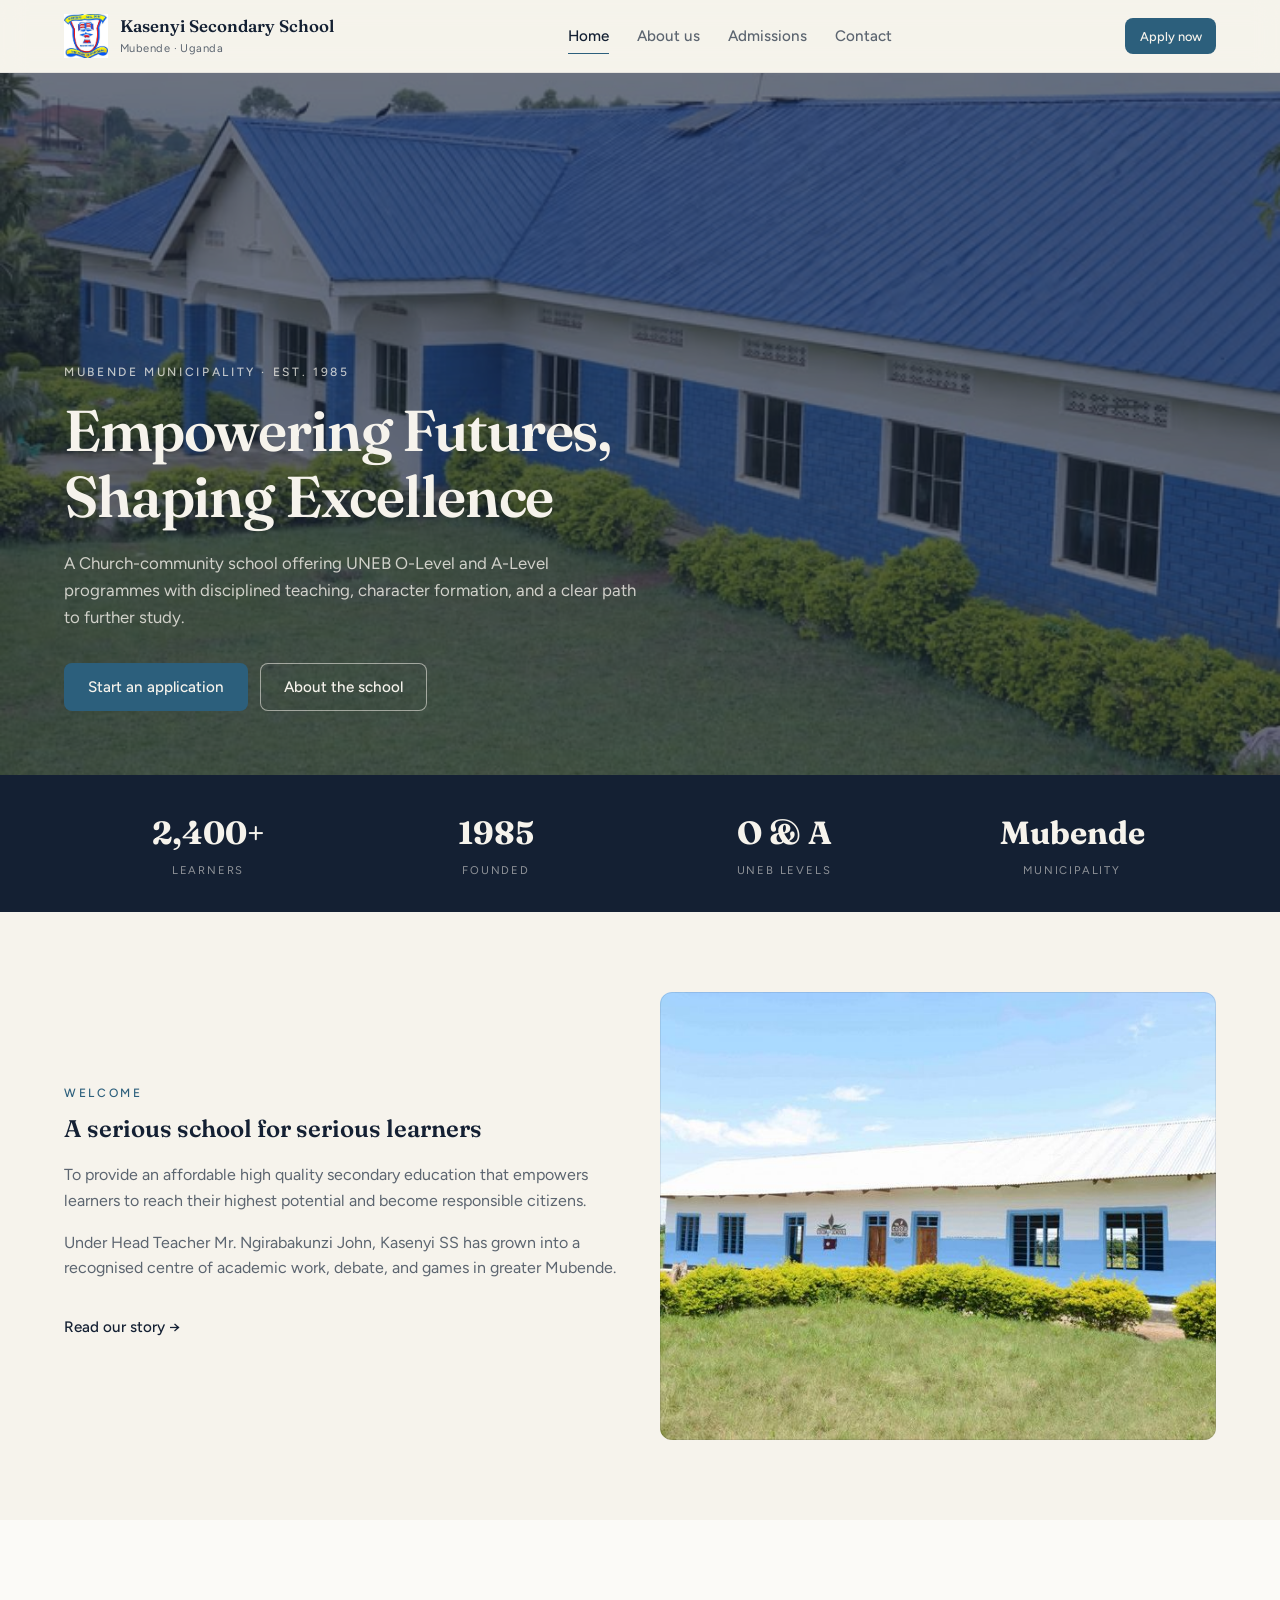
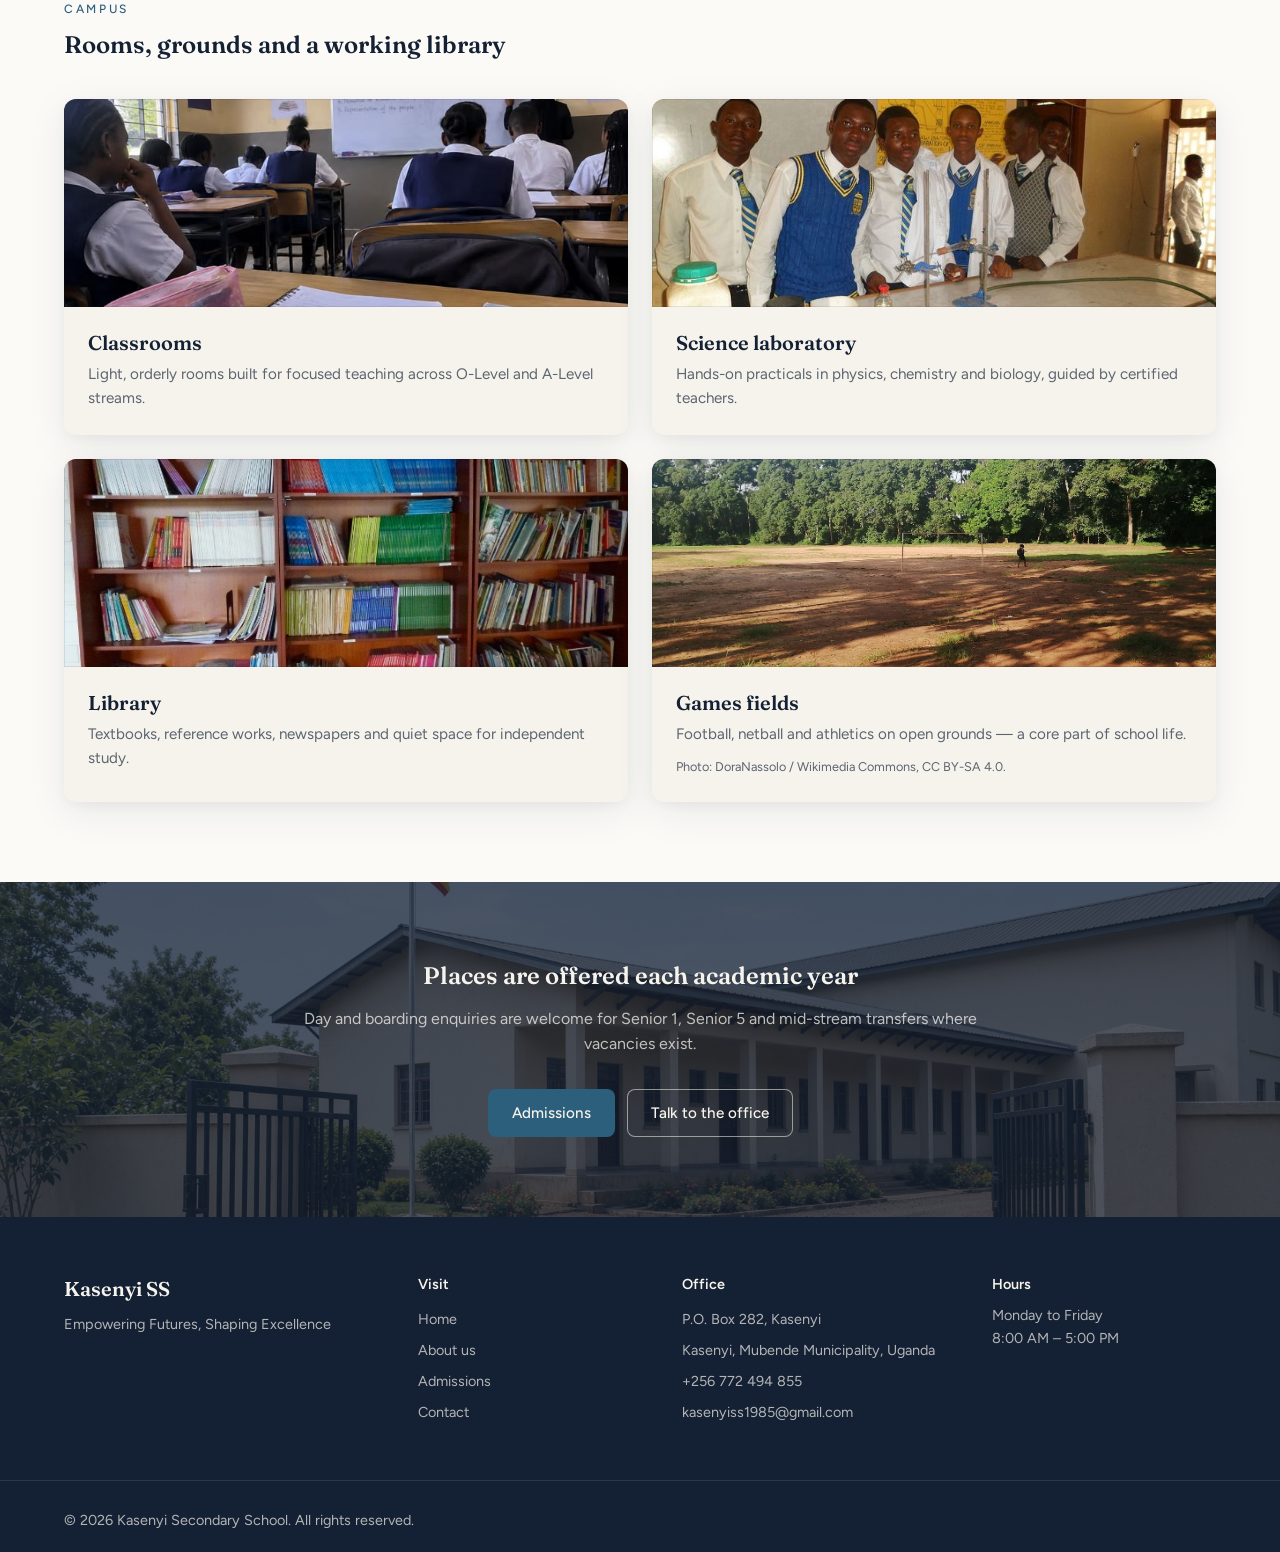
<file: index.html>
<!DOCTYPE html>
<html lang="en">
<head>
  <meta charset="UTF-8">
  <meta name="viewport" content="width=device-width, initial-scale=1.0">
  <title>Kasenyi Secondary School</title>
  <meta name="description" content="Kasenyi Secondary School in Mubende, Uganda — affordable, high-quality O-Level and A-Level education.">
  <link rel="preconnect" href="https://fonts.googleapis.com">
  <link rel="preconnect" href="https://fonts.gstatic.com" crossorigin>
  <link href="https://fonts.googleapis.com/css2?family=Figtree:wght@400;500;600;700&family=Fraunces:opsz,wght@9..144,500;9..144,600;9..144,700&display=swap" rel="stylesheet">
  <link rel="stylesheet" href="styles.css">
</head>
<body>
  <header class="header">
    <div class="wrap header-inner">
      <a class="logo" href="index.html">
        <img src="logo.jpg" alt="Kasenyi Secondary School crest">
        <span>
          <span class="logo-name">Kasenyi Secondary School</span>
          <span class="logo-sub">Mubende · Uganda</span>
        </span>
      </a>
      <nav class="nav" aria-label="Primary">
        <a class="active" href="index.html">Home</a>
        <a href="about.html">About us</a>
        <a href="admissions.html">Admissions</a>
        <a href="contact.html">Contact</a>
      </nav>
      <div class="header-actions">
        <a class="btn btn-primary btn-sm header-cta" href="admissions.html">Apply now</a>
        <button class="menu-btn" id="menuToggle" type="button" aria-label="Open menu" aria-expanded="false">☰</button>
      </div>
    </div>
    <nav class="mobile-nav" id="mobileNav" aria-label="Mobile">
      <a class="active" href="index.html">Home</a>
      <a href="about.html">About us</a>
      <a href="admissions.html">Admissions</a>
      <a href="contact.html">Contact</a>
      <a class="btn btn-primary" href="admissions.html">Apply now</a>
    </nav>
  </header>

  <main>
    <section class="hero">
      <img src="kess.jpg" alt="Kasenyi Secondary School campus and courtyard">
      <div class="hero-overlay"></div>
      <div class="wrap hero-content">
        <p class="kicker light">Mubende Municipality · Est. 1985</p>
        <h1>Empowering Futures, Shaping Excellence</h1>
        <p class="lead">A Church-community school offering UNEB O-Level and A-Level programmes with disciplined teaching, character formation, and a clear path to further study.</p>
        <div class="hero-actions">
          <a class="btn btn-primary btn-lg" href="admissions.html">Start an application</a>
          <a class="btn btn-outline btn-lg" href="about.html">About the school</a>
        </div>
      </div>
    </section>

    <section class="stats">
      <div class="wrap stats-grid">
        <div class="stat"><strong>2,400+</strong><span>Learners</span></div>
        <div class="stat"><strong>1985</strong><span>Founded</span></div>
        <div class="stat"><strong>O & A</strong><span>UNEB levels</span></div>
        <div class="stat"><strong>Mubende</strong><span>Municipality</span></div>
      </div>
    </section>

    <section class="section-lg">
      <div class="wrap split split-2">
        <div>
          <p class="kicker">Welcome</p>
          <h2 class="mt-3">A serious school for serious learners</h2>
          <p class="muted mt-5">To provide an affordable high quality secondary education that empowers learners to reach their highest potential and become responsible citizens.</p>
          <p class="muted mt-4">Under Head Teacher Mr. Ngirabakunzi John, Kasenyi SS has grown into a recognised centre of academic work, debate, and games in greater Mubende.</p>
          <a class="btn btn-ghost mt-6" href="about.html">Read our story →</a>
        </div>
        <img class="photo h-photo" src="compound.jpg" alt="Students walking through the school courtyard">
      </div>
    </section>

    <section class="bg-cream section-lg">
      <div class="wrap">
        <p class="kicker">Campus</p>
        <h2 class="mt-3">Rooms, grounds and a working library</h2>
        <div class="cards">
          <article class="card">
            <img class="photo" src="classroom1.jpg" alt="Classrooms">
            <div class="card-body">
              <h3>Classrooms</h3>
              <p>Light, orderly rooms built for focused teaching across O-Level and A-Level streams.</p>
            </div>
          </article>
          <article class="card">
            <img class="photo" src="sci lab.jpg" alt="Science laboratory">
            <div class="card-body">
              <h3>Science laboratory</h3>
              <p>Hands-on practicals in physics, chemistry and biology, guided by certified teachers.</p>
            </div>
          </article>
          <article class="card">
            <img class="photo" src="new library.jpg" alt="Library">
            <div class="card-body">
              <h3>Library</h3>
              <p>Textbooks, reference works, newspapers and quiet space for independent study.</p>
            </div>
          </article>
          <article class="card">
            <img class="photo" src="sports.jpg" alt="Football pitch at Kitubulu Forest Beach Reserve in Uganda">
            <div class="card-body">
              <h3>Games fields</h3>
              <p>Football, netball and athletics on open grounds — a core part of school life.</p>
              <p><small>Photo: <a href="https://commons.wikimedia.org/wiki/File:Football_pitch_in_the_middle_of_Kitubulu_Forest_Beach_Reserve.jpg" target="_blank" rel="noopener noreferrer">DoraNassolo / Wikimedia Commons</a>, <a href="https://creativecommons.org/licenses/by-sa/4.0/" target="_blank" rel="noopener noreferrer">CC BY-SA 4.0</a>.</small></p>
            </div>
          </article>
        </div>
      </div>
    </section>

    <section class="cta">
      <img src="admin.jpg" alt="">
      <div class="cta-inner">
        <h2>Places are offered each academic year</h2>
        <p>Day and boarding enquiries are welcome for Senior 1, Senior 5 and mid-stream transfers where vacancies exist.</p>
        <div class="hero-actions">
          <a class="btn btn-primary btn-lg" href="admissions.html">Admissions</a>
          <a class="btn btn-outline btn-lg" href="contact.html">Talk to the office</a>
        </div>
      </div>
    </section>
  </main>

  <footer class="footer">
    <div class="wrap footer-grid">
      <div>
        <h4 style="font-family:var(--font-display);font-size:1.25rem;">Kasenyi SS</h4>
        <p>Empowering Futures, Shaping Excellence</p>
      </div>
      <div>
        <h4>Visit</h4>
        <ul>
          <li><a href="index.html">Home</a></li>
          <li><a href="about.html">About us</a></li>
          <li><a href="admissions.html">Admissions</a></li>
          <li><a href="contact.html">Contact</a></li>
        </ul>
      </div>
      <div>
        <h4>Office</h4>
        <ul>
          <li>P.O. Box 282, Kasenyi</li>
          <li>Kasenyi, Mubende Municipality, Uganda</li>
          <li><a href="tel:+256772494855">+256 772 494 855</a></li>
          <li><a href="mailto:kasenyiss1985@gmail.com">kasenyiss1985@gmail.com</a></li>
        </ul>
      </div>
      <div>
        <h4>Hours</h4>
        <p>Monday to Friday<br>8:00 AM – 5:00 PM</p>
      </div>
    </div>
    <div class="footer-bottom">
      <p class="wrap">© 2026 Kasenyi Secondary School. All rights reserved.</p>
    </div>
  </footer>
  <script src="site.js"></script>
</body>
</html>
</file>
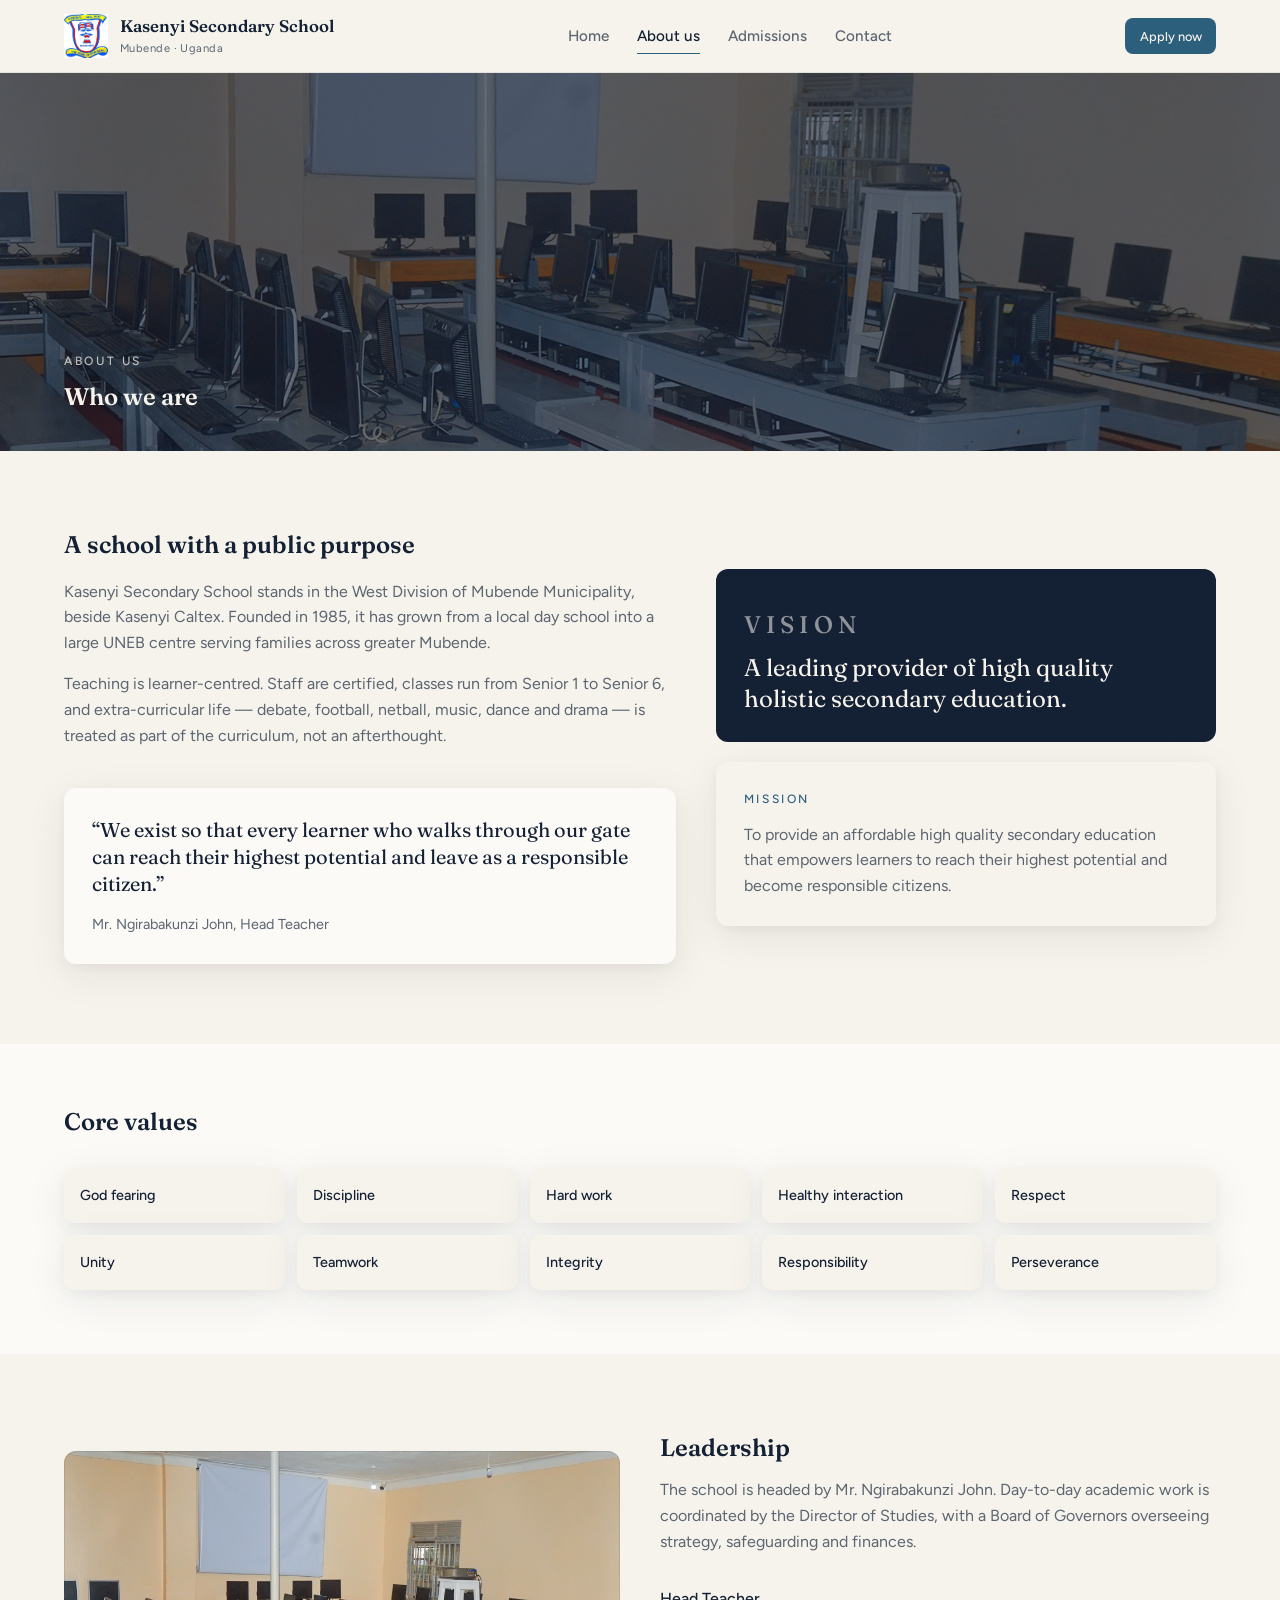
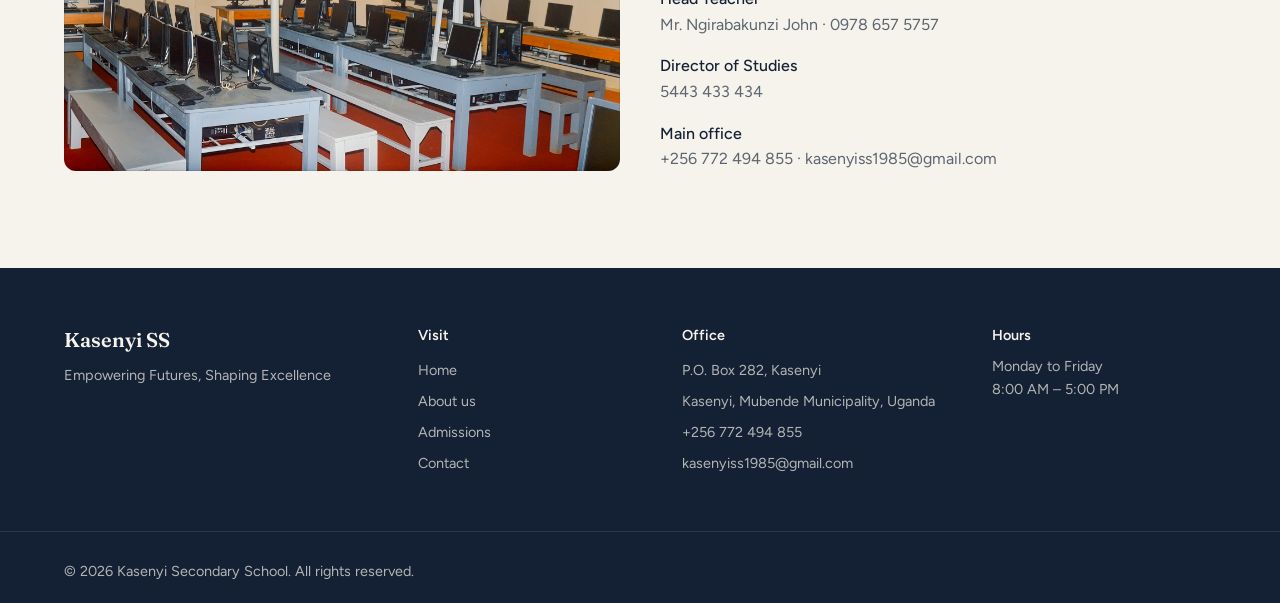
<file: about.html>
<!DOCTYPE html>
<html lang="en">
<head>
  <meta charset="UTF-8">
  <meta name="viewport" content="width=device-width, initial-scale=1.0">
  <title>About us | Kasenyi Secondary School</title>
  <link rel="preconnect" href="https://fonts.googleapis.com">
  <link rel="preconnect" href="https://fonts.gstatic.com" crossorigin>
  <link href="https://fonts.googleapis.com/css2?family=Figtree:wght@400;500;600;700&family=Fraunces:opsz,wght@9..144,500;9..144,600;9..144,700&display=swap" rel="stylesheet">
  <link rel="stylesheet" href="styles.css">
</head>
<body>
  <header class="header">
    <div class="wrap header-inner">
      <a class="logo" href="index.html">
        <img src="logo.jpg" alt="Kasenyi Secondary School crest">
        <span>
          <span class="logo-name">Kasenyi Secondary School</span>
          <span class="logo-sub">Mubende · Uganda</span>
        </span>
      </a>
      <nav class="nav" aria-label="Primary">
        <a href="index.html">Home</a>
        <a class="active" href="about.html">About us</a>
        <a href="admissions.html">Admissions</a>
        <a href="contact.html">Contact</a>
      </nav>
      <div class="header-actions">
        <a class="btn btn-primary btn-sm header-cta" href="admissions.html">Apply now</a>
        <button class="menu-btn" id="menuToggle" type="button" aria-label="Open menu">☰</button>
      </div>
    </div>
    <nav class="mobile-nav" id="mobileNav">
      <a href="index.html">Home</a>
      <a class="active" href="about.html">About us</a>
      <a href="admissions.html">Admissions</a>
      <a href="contact.html">Contact</a>
      <a class="btn btn-primary" href="admissions.html">Apply now</a>
    </nav>
  </header>

  <main>
    <section class="page-hero">
      <img src="Computer-lab.jpg" alt="School courtyard">
      <div class="page-hero-overlay"></div>
      <div class="wrap page-hero-inner">
        <div>
          <p class="kicker light">About us</p>
          <h1 class="mt-3">Who we are</h1>
        </div>
      </div>
    </section>

    <section class="section-lg">
      <div class="wrap split about-split">
        <div>
          <h2>A school with a public purpose</h2>
          <p class="muted mt-5">Kasenyi Secondary School stands in the West Division of Mubende Municipality, beside Kasenyi Caltex. Founded in 1985, it has grown from a local day school into a large UNEB centre serving families across greater Mubende.</p>
          <p class="muted mt-4">Teaching is learner-centred. Staff are certified, classes run from Senior 1 to Senior 6, and extra-curricular life — debate, football, netball, music, dance and drama — is treated as part of the curriculum, not an afterthought.</p>
          <blockquote class="quote">
            <p>“We exist so that every learner who walks through our gate can reach their highest potential and leave as a responsible citizen.”</p>
            <footer>Mr. Ngirabakunzi John, Head Teacher</footer>
          </blockquote>
        </div>
        <div class="stack">
          <article class="vision">
            <p class="kicker light">Vision</p>
            <p>A leading provider of high quality holistic secondary education.</p>
          </article>
          <article class="mission-card">
            <p class="kicker">Mission</p>
            <p class="muted mt-3">To provide an affordable high quality secondary education that empowers learners to reach their highest potential and become responsible citizens.</p>
          </article>
        </div>
      </div>
    </section>

    <section class="bg-cream section">
      <div class="wrap">
        <h2>Core values</h2>
        <ul class="values">
          <li>God fearing</li>
          <li>Discipline</li>
          <li>Hard work</li>
          <li>Healthy interaction</li>
          <li>Respect</li>
          <li>Unity</li>
          <li>Teamwork</li>
          <li>Integrity</li>
          <li>Responsibility</li>
          <li>Perseverance</li>
        </ul>
      </div>
    </section>

    <section class="section-lg">
      <div class="wrap split split-2">
        <img class="photo rounded" src="Computer-lab.jpg" alt="School library" style="height:20rem;width:100%;">
        <div>
          <h2>Leadership</h2>
          <p class="muted mt-4">The school is headed by Mr. Ngirabakunzi John. Day-to-day academic work is coordinated by the Director of Studies, with a Board of Governors overseeing strategy, safeguarding and finances.</p>
          <dl class="dl mt-8">
            <dt>Head Teacher</dt>
            <dd>Mr. Ngirabakunzi John · 0978 657 5757</dd>
            <dt>Director of Studies</dt>
            <dd>5443 433 434</dd>
            <dt>Main office</dt>
            <dd>+256 772 494 855 · kasenyiss1985@gmail.com</dd>
          </dl>
        </div>
      </div>
    </section>
  </main>

  <footer class="footer">
    <div class="wrap footer-grid">
      <div>
        <h4 style="font-family:var(--font-display);font-size:1.25rem;">Kasenyi SS</h4>
        <p>Empowering Futures, Shaping Excellence</p>
      </div>
      <div>
        <h4>Visit</h4>
        <ul>
          <li><a href="index.html">Home</a></li>
          <li><a href="about.html">About us</a></li>
          <li><a href="admissions.html">Admissions</a></li>
          <li><a href="contact.html">Contact</a></li>
        </ul>
      </div>
      <div>
        <h4>Office</h4>
        <ul>
          <li>P.O. Box 282, Kasenyi</li>
          <li>Kasenyi, Mubende Municipality, Uganda</li>
          <li><a href="tel:+256772494855">+256 772 494 855</a></li>
          <li><a href="mailto:kasenyiss1985@gmail.com">kasenyiss1985@gmail.com</a></li>
        </ul>
      </div>
      <div>
        <h4>Hours</h4>
        <p>Monday to Friday<br>8:00 AM – 5:00 PM</p>
      </div>
    </div>
    <div class="footer-bottom">
      <p class="wrap">© 2026 Kasenyi Secondary School. All rights reserved.</p>
    </div>
  </footer>
  <script src="site.js"></script>
</body>
</html>
</file>
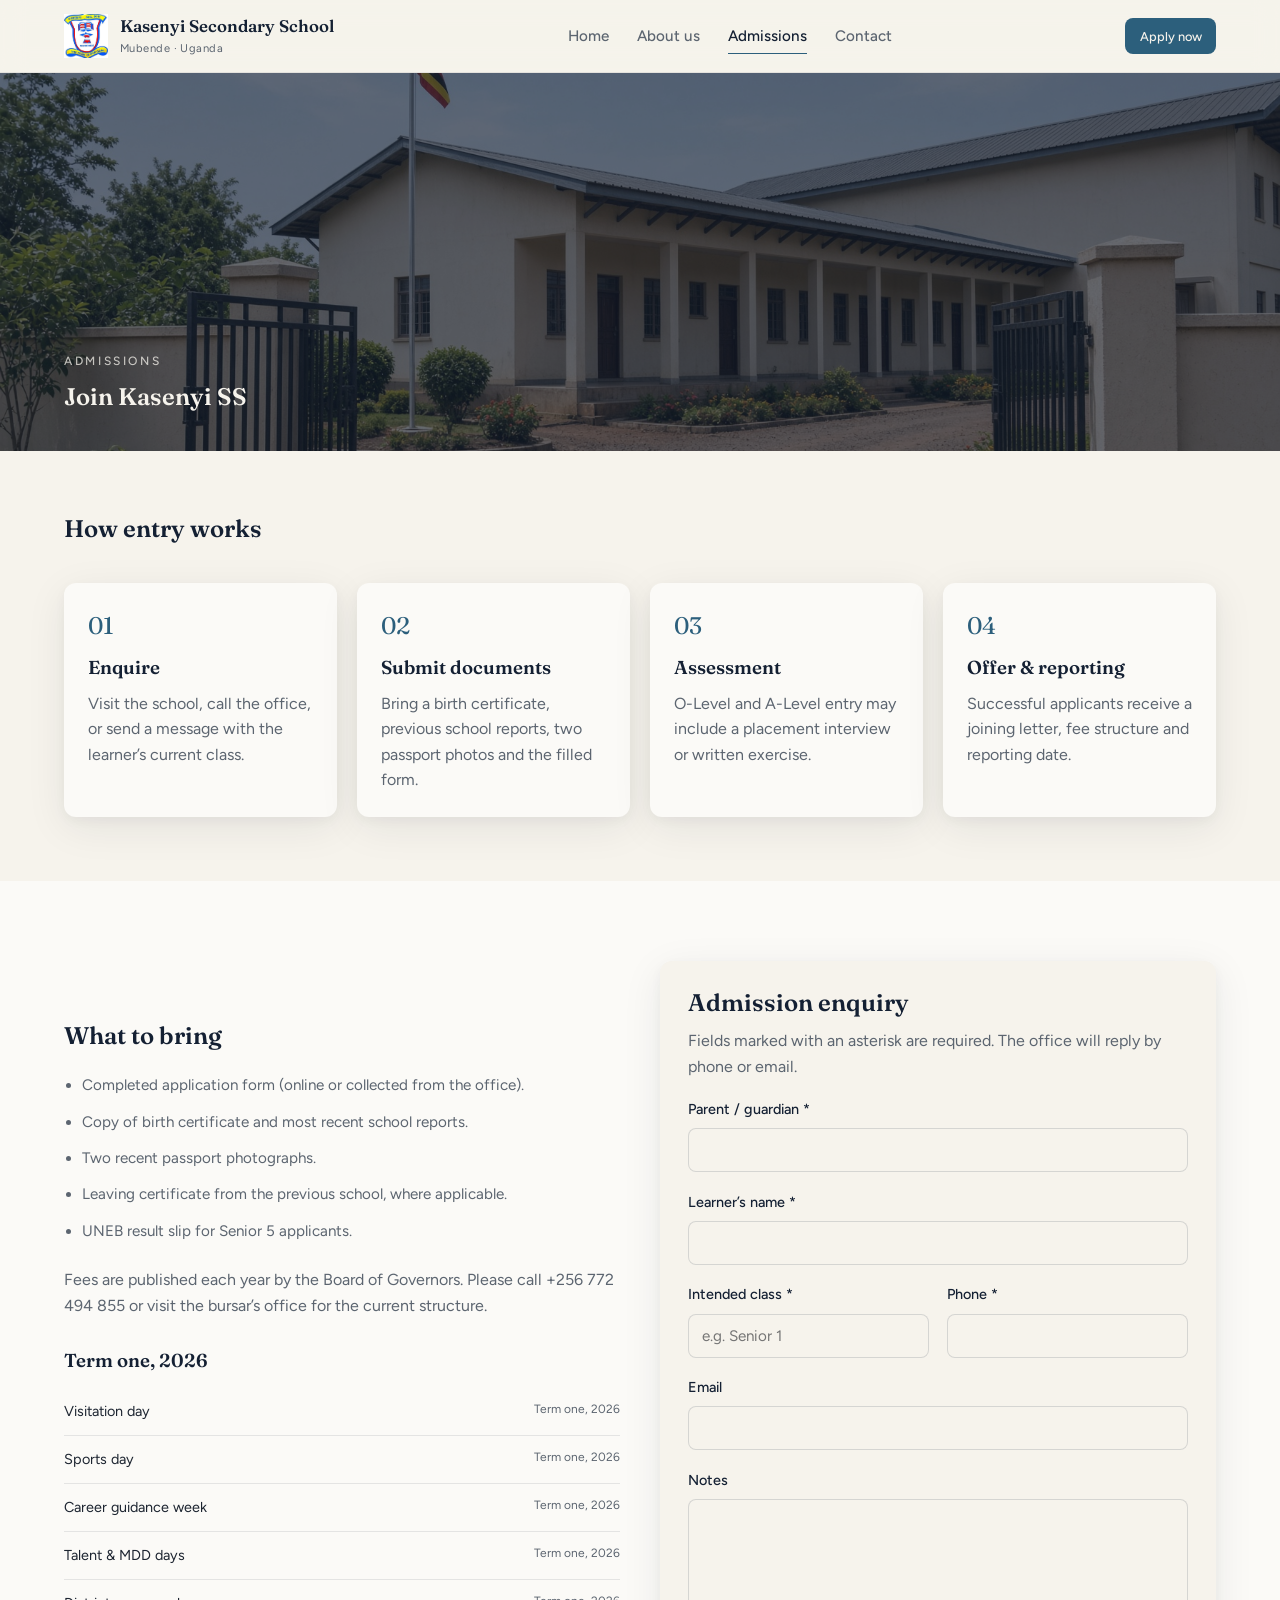
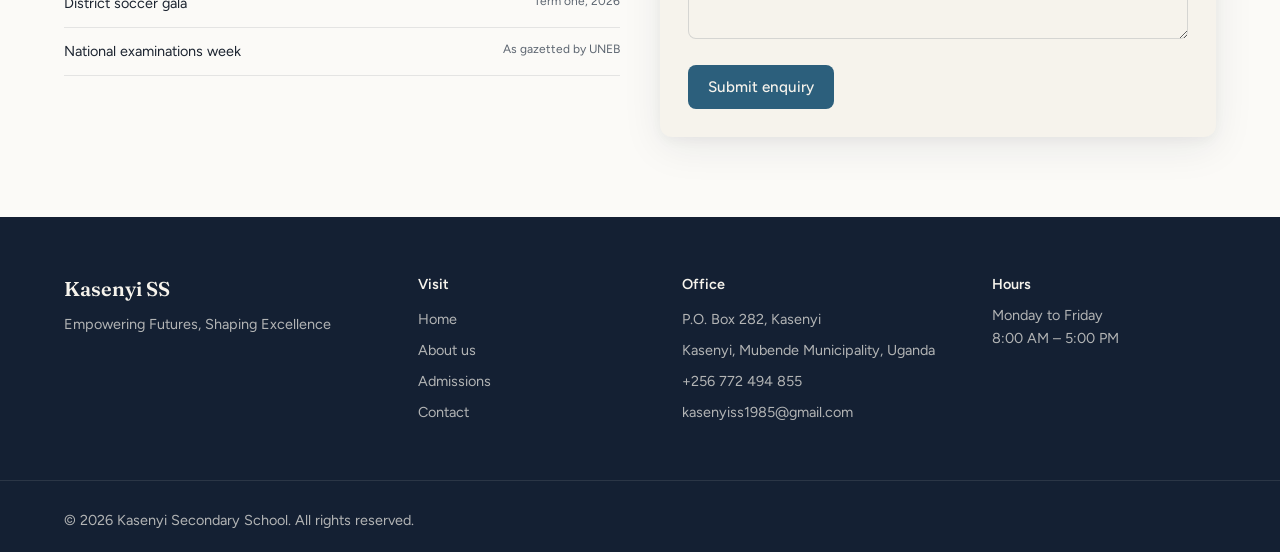
<file: admissions.html>
<!DOCTYPE html>
<html lang="en">
<head>
  <meta charset="UTF-8">
  <meta name="viewport" content="width=device-width, initial-scale=1.0">
  <title>Admissions | Kasenyi Secondary School</title>
  <link rel="preconnect" href="https://fonts.googleapis.com">
  <link rel="preconnect" href="https://fonts.gstatic.com" crossorigin>
  <link href="https://fonts.googleapis.com/css2?family=Figtree:wght@400;500;600;700&family=Fraunces:opsz,wght@9..144,500;9..144,600;9..144,700&display=swap" rel="stylesheet">
  <link rel="stylesheet" href="styles.css">
</head>
<body>
  <header class="header">
    <div class="wrap header-inner">
      <a class="logo" href="index.html">
        <img src="logo.jpg" alt="Kasenyi Secondary School crest">
        <span>
          <span class="logo-name">Kasenyi Secondary School</span>
          <span class="logo-sub">Mubende · Uganda</span>
        </span>
      </a>
      <nav class="nav" aria-label="Primary">
        <a href="index.html">Home</a>
        <a href="about.html">About us</a>
        <a class="active" href="admissions.html">Admissions</a>
        <a href="contact.html">Contact</a>
      </nav>
      <div class="header-actions">
        <a class="btn btn-primary btn-sm header-cta" href="admissions.html">Apply now</a>
        <button class="menu-btn" id="menuToggle" type="button" aria-label="Open menu">☰</button>
      </div>
    </div>
    <nav class="mobile-nav" id="mobileNav">
      <a href="index.html">Home</a>
      <a href="about.html">About us</a>
      <a class="active" href="admissions.html">Admissions</a>
      <a href="contact.html">Contact</a>
      <a class="btn btn-primary" href="admissions.html">Apply now</a>
    </nav>
  </header>

  <main>
    <section class="page-hero">
      <img src="admin.jpg" alt="School administration block">
      <div class="page-hero-overlay"></div>
      <div class="wrap page-hero-inner">
        <div>
          <p class="kicker light">Admissions</p>
          <h1 class="mt-3">Join Kasenyi SS</h1>
        </div>
      </div>
    </section>

    <section class="section">
      <div class="wrap">
        <h2>How entry works</h2>
        <ol class="steps">
          <li class="step">
            <p class="step-num">01</p>
            <h3 class="mt-3">Enquire</h3>
            <p class="muted mt-3">Visit the school, call the office, or send a message with the learner’s current class.</p>
          </li>
          <li class="step">
            <p class="step-num">02</p>
            <h3 class="mt-3">Submit documents</h3>
            <p class="muted mt-3">Bring a birth certificate, previous school reports, two passport photos and the filled form.</p>
          </li>
          <li class="step">
            <p class="step-num">03</p>
            <h3 class="mt-3">Assessment</h3>
            <p class="muted mt-3">O-Level and A-Level entry may include a placement interview or written exercise.</p>
          </li>
          <li class="step">
            <p class="step-num">04</p>
            <h3 class="mt-3">Offer & reporting</h3>
            <p class="muted mt-3">Successful applicants receive a joining letter, fee structure and reporting date.</p>
          </li>
        </ol>
      </div>
    </section>

    <section class="bg-cream section-lg">
      <div class="wrap split split-2">
        <div>
          <h2>What to bring</h2>
          <ul class="checklist">
            <li>Completed application form (online or collected from the office).</li>
            <li>Copy of birth certificate and most recent school reports.</li>
            <li>Two recent passport photographs.</li>
            <li>Leaving certificate from the previous school, where applicable.</li>
            <li>UNEB result slip for Senior 5 applicants.</li>
          </ul>
          <p class="muted mt-6">Fees are published each year by the Board of Governors. Please call +256 772 494 855 or visit the bursar’s office for the current structure.</p>
          <h3 class="mt-8">Term one, 2026</h3>
          <ul class="dates">
            <li><span>Visitation day</span><span class="note">Term one, 2026</span></li>
            <li><span>Sports day</span><span class="note">Term one, 2026</span></li>
            <li><span>Career guidance week</span><span class="note">Term one, 2026</span></li>
            <li><span>Talent & MDD days</span><span class="note">Term one, 2026</span></li>
            <li><span>District soccer gala</span><span class="note">Term one, 2026</span></li>
            <li><span>National examinations week</span><span class="note">As gazetted by UNEB</span></li>
          </ul>
        </div>

        <div class="form-card">
          <h2>Admission enquiry</h2>
          <p class="muted mt-3">Fields marked with an asterisk are required. The office will reply by phone or email.</p>
          <p class="success" data-success hidden>Thank you. Your enquiry has been recorded. We will be in touch shortly.</p>
          <form data-form>
            <div class="form-group">
              <label for="parent">Parent / guardian *</label>
              <input id="parent" name="parent" required>
            </div>
            <div class="form-group">
              <label for="learner">Learner’s name *</label>
              <input id="learner" name="learner" required>
            </div>
            <div class="form-row">
              <div class="form-group">
                <label for="class">Intended class *</label>
                <input id="class" name="intendedClass" placeholder="e.g. Senior 1" required>
              </div>
              <div class="form-group">
                <label for="phone">Phone *</label>
                <input id="phone" name="phone" type="tel" required>
              </div>
            </div>
            <div class="form-group">
              <label for="email">Email</label>
              <input id="email" name="email" type="email">
            </div>
            <div class="form-group">
              <label for="notes">Notes</label>
              <textarea id="notes" name="notes" rows="4"></textarea>
            </div>
            <div class="form-group">
              <button class="btn btn-primary" type="submit">Submit enquiry</button>
            </div>
          </form>
        </div>
      </div>
    </section>
  </main>

  <footer class="footer">
    <div class="wrap footer-grid">
      <div>
        <h4 style="font-family:var(--font-display);font-size:1.25rem;">Kasenyi SS</h4>
        <p>Empowering Futures, Shaping Excellence</p>
      </div>
      <div>
        <h4>Visit</h4>
        <ul>
          <li><a href="index.html">Home</a></li>
          <li><a href="about.html">About us</a></li>
          <li><a href="admissions.html">Admissions</a></li>
          <li><a href="contact.html">Contact</a></li>
        </ul>
      </div>
      <div>
        <h4>Office</h4>
        <ul>
          <li>P.O. Box 282, Kasenyi</li>
          <li>Kasenyi, Mubende Municipality, Uganda</li>
          <li><a href="tel:+256772494855">+256 772 494 855</a></li>
          <li><a href="mailto:kasenyiss1985@gmail.com">kasenyiss1985@gmail.com</a></li>
        </ul>
      </div>
      <div>
        <h4>Hours</h4>
        <p>Monday to Friday<br>8:00 AM – 5:00 PM</p>
      </div>
    </div>
    <div class="footer-bottom">
      <p class="wrap">© 2026 Kasenyi Secondary School. All rights reserved.</p>
    </div>
  </footer>
  <script src="site.js"></script>
</body>
</html>
</file>
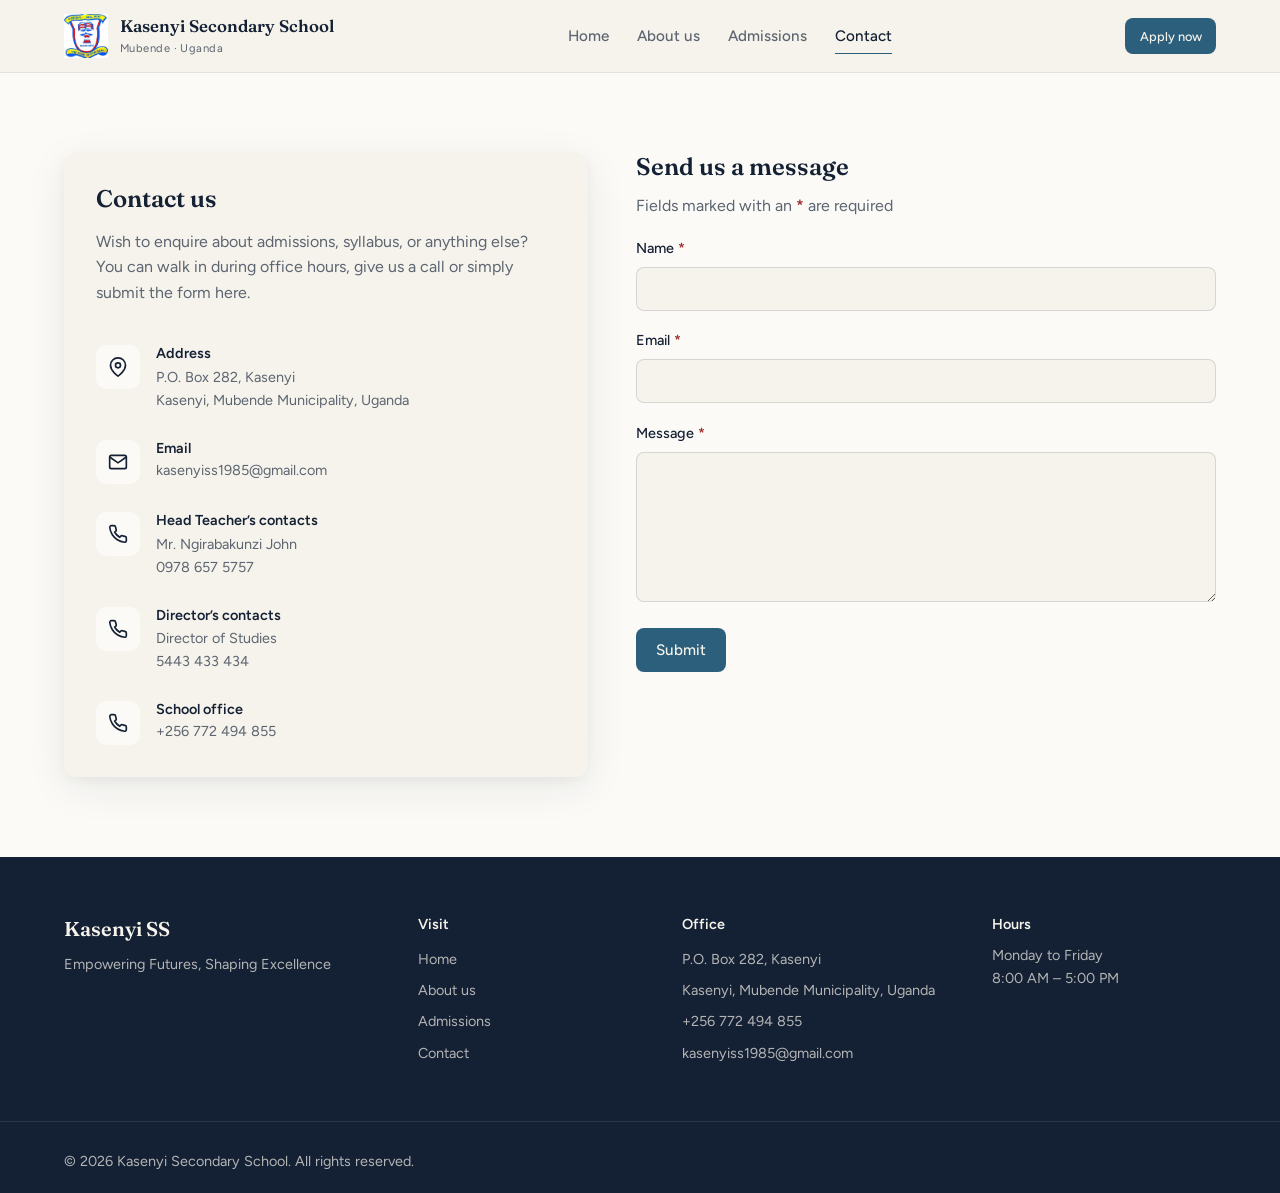
<file: contact.html>
<!DOCTYPE html>
<html lang="en">
<head>
  <meta charset="UTF-8">
  <meta name="viewport" content="width=device-width, initial-scale=1.0">
  <title>Contact | Kasenyi Secondary School</title>
  <link rel="preconnect" href="https://fonts.googleapis.com">
  <link rel="preconnect" href="https://fonts.gstatic.com" crossorigin>
  <link href="https://fonts.googleapis.com/css2?family=Figtree:wght@400;500;600;700&family=Fraunces:opsz,wght@9..144,500;9..144,600;9..144,700&display=swap" rel="stylesheet">
  <link rel="stylesheet" href="styles.css">
</head>
<body>
  <header class="header">
    <div class="wrap header-inner">
      <a class="logo" href="index.html">
        <img src="logo.jpg" alt="Kasenyi Secondary School crest">
        <span>
          <span class="logo-name">Kasenyi Secondary School</span>
          <span class="logo-sub">Mubende · Uganda</span>
        </span>
      </a>
      <nav class="nav" aria-label="Primary">
        <a href="index.html">Home</a>
        <a href="about.html">About us</a>
        <a href="admissions.html">Admissions</a>
        <a class="active" href="contact.html">Contact</a>
      </nav>
      <div class="header-actions">
        <a class="btn btn-primary btn-sm header-cta" href="admissions.html">Apply now</a>
        <button class="menu-btn" id="menuToggle" type="button" aria-label="Open menu">☰</button>
      </div>
    </div>
    <nav class="mobile-nav" id="mobileNav">
      <a href="index.html">Home</a>
      <a href="about.html">About us</a>
      <a href="admissions.html">Admissions</a>
      <a class="active" href="contact.html">Contact</a>
      <a class="btn btn-primary" href="admissions.html">Apply now</a>
    </nav>
  </header>

  <main class="bg-cream">
    <div class="wrap section-lg">
      <div class="contact-grid">
        <aside class="contact-card">
          <h1>Contact us</h1>
          <p class="muted mt-4">Wish to enquire about admissions, syllabus, or anything else? You can walk in during office hours, give us a call or simply submit the form here.</p>
          <div class="info-list">
            <div class="info-item">
              <span class="icon-box">
                <svg width="20" height="20" viewBox="0 0 24 24" fill="none" stroke="currentColor" stroke-width="2"><path d="M21 10c0 7-9 13-9 13s-9-6-9-13a9 9 0 0 1 18 0z"/><circle cx="12" cy="10" r="3"/></svg>
              </span>
              <div>
                <h3>Address</h3>
                <p>P.O. Box 282, Kasenyi<br>Kasenyi, Mubende Municipality, Uganda</p>
              </div>
            </div>
            <div class="info-item">
              <span class="icon-box">
                <svg width="20" height="20" viewBox="0 0 24 24" fill="none" stroke="currentColor" stroke-width="2"><path d="M4 4h16c1.1 0 2 .9 2 2v12c0 1.1-.9 2-2 2H4c-1.1 0-2-.9-2-2V6c0-1.1.9-2 2-2z"/><polyline points="22,6 12,13 2,6"/></svg>
              </span>
              <div>
                <h3>Email</h3>
                <a href="mailto:kasenyiss1985@gmail.com">kasenyiss1985@gmail.com</a>
              </div>
            </div>
            <div class="info-item">
              <span class="icon-box">
                <svg width="20" height="20" viewBox="0 0 24 24" fill="none" stroke="currentColor" stroke-width="2"><path d="M22 16.92v3a2 2 0 0 1-2.18 2 19.79 19.79 0 0 1-8.63-3.07 19.5 19.5 0 0 1-6-6 19.79 19.79 0 0 1-3.07-8.67A2 2 0 0 1 4.11 2h3a2 2 0 0 1 2 1.72 12.84 12.84 0 0 0 .7 2.81 2 2 0 0 1-.45 2.11L8.09 9.91a16 16 0 0 0 6 6l1.27-1.27a2 2 0 0 1 2.11-.45 12.84 12.84 0 0 0 2.81.7A2 2 0 0 1 22 16.92z"/></svg>
              </span>
              <div>
                <h3>Head Teacher’s contacts</h3>
                <p>Mr. Ngirabakunzi John<br>0978 657 5757</p>
              </div>
            </div>
            <div class="info-item">
              <span class="icon-box">
                <svg width="20" height="20" viewBox="0 0 24 24" fill="none" stroke="currentColor" stroke-width="2"><path d="M22 16.92v3a2 2 0 0 1-2.18 2 19.79 19.79 0 0 1-8.63-3.07 19.5 19.5 0 0 1-6-6 19.79 19.79 0 0 1-3.07-8.67A2 2 0 0 1 4.11 2h3a2 2 0 0 1 2 1.72 12.84 12.84 0 0 0 .7 2.81 2 2 0 0 1-.45 2.11L8.09 9.91a16 16 0 0 0 6 6l1.27-1.27a2 2 0 0 1 2.11-.45 12.84 12.84 0 0 0 2.81.7A2 2 0 0 1 22 16.92z"/></svg>
              </span>
              <div>
                <h3>Director’s contacts</h3>
                <p>Director of Studies<br>5443 433 434</p>
              </div>
            </div>
            <div class="info-item">
              <span class="icon-box">
                <svg width="20" height="20" viewBox="0 0 24 24" fill="none" stroke="currentColor" stroke-width="2"><path d="M22 16.92v3a2 2 0 0 1-2.18 2 19.79 19.79 0 0 1-8.63-3.07 19.5 19.5 0 0 1-6-6 19.79 19.79 0 0 1-3.07-8.67A2 2 0 0 1 4.11 2h3a2 2 0 0 1 2 1.72 12.84 12.84 0 0 0 .7 2.81 2 2 0 0 1-.45 2.11L8.09 9.91a16 16 0 0 0 6 6l1.27-1.27a2 2 0 0 1 2.11-.45 12.84 12.84 0 0 0 2.81.7A2 2 0 0 1 22 16.92z"/></svg>
              </span>
              <div>
                <h3>School office</h3>
                <a href="tel:+256772494855">+256 772 494 855</a>
              </div>
            </div>
          </div>
        </aside>

        <div>
          <h2>Send us a message</h2>
          <p class="muted mt-3">Fields marked with an <span class="req">*</span> are required</p>
          <p class="success" data-success hidden>Message received. The office will reply during working hours.</p>
          <form data-form>
            <div class="form-group">
              <label for="name">Name <span class="req">*</span></label>
              <input id="name" name="name" required>
            </div>
            <div class="form-group">
              <label for="email">Email <span class="req">*</span></label>
              <input id="email" name="email" type="email" required>
            </div>
            <div class="form-group">
              <label for="message">Message <span class="req">*</span></label>
              <textarea id="message" name="message" rows="7" required></textarea>
            </div>
            <div class="form-group">
              <button class="btn btn-primary" type="submit">Submit</button>
            </div>
          </form>
        </div>
      </div>
    </div>
  </main>

  <footer class="footer">
    <div class="wrap footer-grid">
      <div>
        <h4 style="font-family:var(--font-display);font-size:1.25rem;">Kasenyi SS</h4>
        <p>Empowering Futures, Shaping Excellence</p>
      </div>
      <div>
        <h4>Visit</h4>
        <ul>
          <li><a href="index.html">Home</a></li>
          <li><a href="about.html">About us</a></li>
          <li><a href="admissions.html">Admissions</a></li>
          <li><a href="contact.html">Contact</a></li>
        </ul>
      </div>
      <div>
        <h4>Office</h4>
        <ul>
          <li>P.O. Box 282, Kasenyi</li>
          <li>Kasenyi, Mubende Municipality, Uganda</li>
          <li><a href="tel:+256772494855">+256 772 494 855</a></li>
          <li><a href="mailto:kasenyiss1985@gmail.com">kasenyiss1985@gmail.com</a></li>
        </ul>
      </div>
      <div>
        <h4>Hours</h4>
        <p>Monday to Friday<br>8:00 AM – 5:00 PM</p>
      </div>
    </div>
    <div class="footer-bottom">
      <p class="wrap">© 2026 Kasenyi Secondary School. All rights reserved.</p>
    </div>
  </footer>
  <script src="site.js"></script>
</body>
</html>
</file>
<file: styles.css>
:root {
  --ink: #142033;
  --ink-soft: #1e2d44;
  --paper: #f6f3ec;
  --cream: #fbfaf7;
  --fg: #1c2430;
  --muted: #5c6570;
  --accent: #2c5f7c;
  --accent-hover: #244f67;
  --danger: #9f2b2b;
  --shadow-card: 0 10px 40px rgba(20, 32, 51, 0.08), 0 4px 12px rgba(20, 32, 51, 0.04);
  --font-display: "Fraunces", "Times New Roman", serif;
  --font-sans: "Figtree", system-ui, sans-serif;
  --max: 72rem;
}

*,
*::before,
*::after {
  box-sizing: border-box;
  margin: 0;
  padding: 0;
}

html {
  scroll-behavior: smooth;
  -webkit-font-smoothing: antialiased;
}

body {
  font-family: var(--font-sans);
  background: var(--paper);
  color: var(--fg);
  line-height: 1.6;
}

img {
  max-width: 100%;
  display: block;
}

a {
  color: inherit;
  text-decoration: none;
}

h1,
h2,
h3 {
  font-family: var(--font-display);
  font-weight: 600;
  line-height: 1.15;
  text-wrap: balance;
  color: var(--ink);
}

.wrap {
  width: min(var(--max), calc(100% - 2.5rem));
  margin-inline: auto;
}

.photo {
  outline: 1px solid rgba(20, 32, 51, 0.1);
  outline-offset: -1px;
  object-fit: cover;
}

/* Header */
.header {
  position: sticky;
  top: 0;
  z-index: 40;
  background: color-mix(in srgb, var(--paper) 90%, transparent);
  backdrop-filter: blur(12px);
  border-bottom: 1px solid rgba(20, 32, 51, 0.08);
}

.header-inner {
  display: flex;
  align-items: center;
  justify-content: space-between;
  gap: 1rem;
  height: 4.5rem;
}

.logo {
  display: flex;
  align-items: center;
  gap: 0.75rem;
  min-width: 0;
}

.logo img {
  width: 44px;
  height: 44px;
  flex-shrink: 0;
  object-fit: contain;
}

.logo-name {
  font-family: var(--font-display);
  font-size: 1.05rem;
  font-weight: 600;
  color: var(--ink);
  line-height: 1.2;
}

.logo-sub {
  display: none;
  font-size: 0.7rem;
  letter-spacing: 0.04em;
  color: var(--muted);
}

.nav {
  display: none;
  gap: 1.75rem;
}

.nav a {
  position: relative;
  font-size: 0.95rem;
  font-weight: 500;
  color: var(--muted);
}

.nav a:hover,
.nav a.active {
  color: var(--ink);
}

.nav a.active::after {
  content: "";
  position: absolute;
  left: 0;
  bottom: -6px;
  width: 100%;
  height: 1px;
  background: var(--accent);
}

.header-actions {
  display: flex;
  align-items: center;
  gap: 0.5rem;
}

.menu-btn {
  display: inline-flex;
  width: 44px;
  height: 44px;
  align-items: center;
  justify-content: center;
  border: 0;
  background: transparent;
  color: var(--ink);
  cursor: pointer;
}

.mobile-nav {
  display: none;
  flex-direction: column;
  gap: 0.25rem;
  padding: 1rem 1.25rem 1.25rem;
  border-top: 1px solid rgba(20, 32, 51, 0.08);
  background: var(--paper);
}

.mobile-nav.open {
  display: flex;
}

.mobile-nav a {
  display: flex;
  min-height: 44px;
  align-items: center;
  padding: 0 0.75rem;
  border-radius: 8px;
  font-size: 0.95rem;
  font-weight: 500;
}

.mobile-nav a.active {
  background: rgba(20, 32, 51, 0.05);
}

/* Buttons */
.btn {
  display: inline-flex;
  align-items: center;
  justify-content: center;
  gap: 0.5rem;
  height: 44px;
  padding: 0 1.25rem;
  border-radius: 8px;
  border: 0;
  font: 500 0.95rem var(--font-sans);
  cursor: pointer;
  transition: background 0.15s ease, transform 0.15s ease;
}

.btn:active {
  transform: scale(0.98);
}

.btn-lg {
  height: 48px;
  padding: 0 1.5rem;
}

.btn-sm {
  height: 36px;
  padding: 0 0.9rem;
  font-size: 0.8rem;
}

.btn-primary {
  background: var(--accent);
  color: var(--paper);
}

.btn-primary:hover {
  background: var(--accent-hover);
}

.btn-ink {
  background: var(--ink);
  color: var(--paper);
}

.btn-outline {
  background: transparent;
  color: var(--paper);
  box-shadow: inset 0 0 0 1px rgba(246, 243, 236, 0.55);
}

.btn-outline:hover {
  background: rgba(246, 243, 236, 0.1);
}

.btn-ghost {
  background: transparent;
  color: var(--ink);
  padding-left: 0;
  padding-right: 0;
}

.btn-ghost:hover {
  color: var(--accent);
}

.header-cta {
  display: none;
}

/* Hero */
.hero {
  position: relative;
  min-height: 78vh;
  overflow: hidden;
  background: var(--ink);
  color: var(--paper);
}

.hero img {
  position: absolute;
  inset: 0;
  width: 100%;
  height: 100%;
  object-fit: cover;
}

.hero-overlay {
  position: absolute;
  inset: 0;
  background: rgba(20, 32, 51, 0.62);
}

.hero-content {
  position: relative;
  display: flex;
  flex-direction: column;
  justify-content: flex-end;
  min-height: 78vh;
  padding: 7rem 0 4rem;
}

.kicker {
  font-size: 0.75rem;
  font-weight: 500;
  letter-spacing: 0.22em;
  text-transform: uppercase;
  color: var(--accent);
}

.kicker.light {
  color: rgba(246, 243, 236, 0.75);
}

.hero h1 {
  margin-top: 1rem;
  max-width: 46rem;
  color: var(--paper);
  font-size: clamp(2.2rem, 5vw, 3.6rem);
  letter-spacing: -0.02em;
}

.hero p.lead {
  margin-top: 1.25rem;
  max-width: 36rem;
  color: rgba(246, 243, 236, 0.8);
  font-size: 1.05rem;
}

.hero-actions {
  display: flex;
  flex-wrap: wrap;
  gap: 0.75rem;
  margin-top: 2rem;
}

/* Stats */
.stats {
  background: var(--ink);
}

.stats-grid {
  display: grid;
  grid-template-columns: 1fr 1fr;
  text-align: center;
}

.stat {
  padding: 2rem 1.25rem;
}

.stat strong {
  display: block;
  font-family: var(--font-display);
  font-size: 2rem;
  color: var(--paper);
}

.stat span {
  display: block;
  margin-top: 0.25rem;
  font-size: 0.7rem;
  letter-spacing: 0.16em;
  text-transform: uppercase;
  color: rgba(246, 243, 236, 0.55);
}

/* Sections */
.section {
  padding: 4rem 0;
}

.section-lg {
  padding: 5rem 0;
}

.split {
  display: grid;
  gap: 2.5rem;
  align-items: center;
}

.muted {
  color: var(--muted);
}

.mt-3 { margin-top: 0.75rem; }
.mt-4 { margin-top: 1rem; }
.mt-5 { margin-top: 1.25rem; }
.mt-6 { margin-top: 1.5rem; }
.mt-8 { margin-top: 2rem; }
.mt-10 { margin-top: 2.5rem; }

.rounded {
  border-radius: 12px;
}

.h-photo {
  width: 100%;
  height: 22rem;
  border-radius: 12px;
}

.bg-cream { background: var(--cream); }
.bg-paper { background: var(--paper); }
.bg-ink { background: var(--ink); color: var(--paper); }

.cards {
  display: grid;
  gap: 1.5rem;
  margin-top: 2.5rem;
}

.card {
  overflow: hidden;
  background: var(--paper);
  border-radius: 12px;
  box-shadow: var(--shadow-card);
}

.card img {
  width: 100%;
  height: 13rem;
}

.card-body {
  padding: 1.5rem;
}

.card h3 {
  font-size: 1.25rem;
}

.card p {
  margin-top: 0.5rem;
  font-size: 0.95rem;
  color: var(--muted);
}

.cta {
  position: relative;
  overflow: hidden;
  background: var(--ink);
  text-align: center;
}

.cta img {
  position: absolute;
  inset: 0;
  width: 100%;
  height: 100%;
  object-fit: cover;
  opacity: 0.25;
}

.cta-inner {
  position: relative;
  max-width: 48rem;
  margin: 0 auto;
  padding: 5rem 1.25rem;
}

.cta h2,
.page-hero h1 {
  color: var(--paper);
}

.cta p {
  margin-top: 1rem;
  color: rgba(246, 243, 236, 0.75);
}

.cta .hero-actions {
  justify-content: center;
}

/* Page hero */
.page-hero {
  position: relative;
  min-height: 42vh;
  overflow: hidden;
  background: var(--ink);
}

.page-hero img {
  position: absolute;
  inset: 0;
  width: 100%;
  height: 100%;
  object-fit: cover;
  opacity: 0.7;
}

.page-hero-overlay {
  position: absolute;
  inset: 0;
  background: rgba(20, 32, 51, 0.5);
}

.page-hero-inner {
  position: relative;
  display: flex;
  align-items: flex-end;
  min-height: 42vh;
  padding-bottom: 2.5rem;
}

/* About extras */
.quote {
  margin-top: 2.5rem;
  padding: 1.75rem;
  background: var(--cream);
  border-radius: 12px;
  box-shadow: var(--shadow-card);
}

.quote p {
  font-family: var(--font-display);
  font-size: 1.25rem;
  line-height: 1.35;
  color: var(--ink);
}

.quote footer {
  margin-top: 1rem;
  font-size: 0.9rem;
  color: var(--muted);
}

.stack {
  display: grid;
  gap: 1.25rem;
}

.vision {
  padding: 1.75rem;
  background: var(--ink);
  color: var(--paper);
  border-radius: 12px;
}

.vision .kicker {
  color: rgba(246, 243, 236, 0.55);
}

.vision p {
  margin-top: 0.75rem;
  font-family: var(--font-display);
  font-size: 1.5rem;
  line-height: 1.3;
}

.mission-card {
  padding: 1.75rem;
  background: var(--paper);
  border-radius: 12px;
  box-shadow: var(--shadow-card);
}

.values {
  display: grid;
  grid-template-columns: 1fr 1fr;
  gap: 0.75rem;
  margin-top: 2rem;
}

.values li {
  list-style: none;
  padding: 1rem;
  background: var(--paper);
  border-radius: 10px;
  box-shadow: var(--shadow-card);
  font-size: 0.9rem;
  font-weight: 500;
  color: var(--ink);
}

.dl dt {
  font-weight: 500;
  color: var(--ink);
}

.dl dd {
  color: var(--muted);
  margin-bottom: 1rem;
}

/* Admissions */
.steps {
  display: grid;
  gap: 1.25rem;
  margin-top: 2.5rem;
}

.step {
  padding: 1.5rem;
  background: var(--cream);
  border-radius: 12px;
  box-shadow: var(--shadow-card);
  list-style: none;
}

.step-num {
  font-family: var(--font-display);
  font-size: 1.5rem;
  color: var(--accent);
}

.checklist {
  margin-top: 1.5rem;
  padding-left: 1.1rem;
  color: var(--muted);
  font-size: 0.95rem;
}

.checklist li {
  margin-bottom: 0.75rem;
}

.dates {
  margin-top: 1rem;
}

.dates li {
  display: flex;
  justify-content: space-between;
  gap: 1rem;
  padding: 0.75rem 0;
  border-bottom: 1px solid rgba(20, 32, 51, 0.1);
  list-style: none;
  font-size: 0.9rem;
}

.dates span.note {
  font-size: 0.75rem;
  color: var(--muted);
}

.form-card {
  padding: 1.75rem;
  background: var(--paper);
  border-radius: 12px;
  box-shadow: var(--shadow-card);
}

.form-group {
  margin-top: 1.15rem;
}

.form-group label {
  display: block;
  margin-bottom: 0.45rem;
  font-size: 0.9rem;
  font-weight: 500;
  color: var(--ink);
}

.form-row {
  display: grid;
  gap: 1.15rem;
}

input,
textarea {
  width: 100%;
  font: 400 0.95rem var(--font-sans);
  color: var(--ink);
  background: var(--paper);
  border: 0;
  border-radius: 8px;
  box-shadow: inset 0 0 0 1px rgba(20, 32, 51, 0.14);
  padding: 0 0.9rem;
}

input {
  height: 44px;
}

textarea {
  min-height: 140px;
  padding: 0.75rem 0.9rem;
  resize: vertical;
}

input:focus,
textarea:focus {
  outline: none;
  box-shadow: inset 0 0 0 1px rgba(44, 95, 124, 0.7), 0 0 0 3px rgba(44, 95, 124, 0.14);
}

.req {
  color: var(--danger);
  font-weight: 600;
}

.success {
  margin-top: 1.5rem;
  padding: 1rem;
  background: var(--cream);
  border-radius: 10px;
  font-size: 0.95rem;
}

/* Contact */
.contact-grid {
  display: grid;
  gap: 2rem;
  align-items: start;
}

.contact-card {
  padding: 2rem;
  background: var(--paper);
  border-radius: 12px;
  box-shadow: var(--shadow-card);
}

.info-list {
  margin-top: 2.5rem;
  display: grid;
  gap: 1.75rem;
}

.info-item {
  display: flex;
  gap: 1rem;
}

.icon-box {
  width: 44px;
  height: 44px;
  flex-shrink: 0;
  display: flex;
  align-items: center;
  justify-content: center;
  border-radius: 10px;
  background: var(--cream);
  color: var(--ink);
}

.info-item h3 {
  font-family: var(--font-sans);
  font-size: 0.9rem;
  font-weight: 600;
}

.info-item p,
.info-item a {
  margin-top: 0.25rem;
  font-size: 0.9rem;
  color: var(--muted);
}

.info-item a:hover {
  color: var(--ink);
}

/* Footer */
.footer {
  background: var(--ink);
  color: var(--paper);
}

.footer-grid {
  display: grid;
  gap: 2.5rem;
  padding: 3.5rem 0;
}

.footer h4 {
  font-family: var(--font-sans);
  font-size: 0.9rem;
  font-weight: 600;
  color: var(--paper);
}

.footer ul {
  margin-top: 0.75rem;
  list-style: none;
}

.footer li,
.footer p {
  margin-top: 0.5rem;
  font-size: 0.9rem;
  color: rgba(246, 243, 236, 0.7);
}

.footer a:hover {
  color: var(--paper);
}

.footer-bottom {
  border-top: 1px solid rgba(246, 243, 236, 0.1);
  padding: 1.25rem 0;
  font-size: 0.75rem;
  color: rgba(246, 243, 236, 0.5);
}

@media (min-width: 640px) {
  .logo-sub { display: block; }
  .header-cta { display: inline-flex; }
  .stats-grid { grid-template-columns: repeat(4, 1fr); }
  .cards { grid-template-columns: 1fr 1fr; }
  .h-photo { height: 28rem; }
  .form-row { grid-template-columns: 1fr 1fr; }
  .footer-grid { grid-template-columns: 1fr 1fr; }
}

@media (min-width: 900px) {
  .nav { display: flex; }
  .menu-btn { display: none; }
  .mobile-nav,
  .mobile-nav.open { display: none; }
  .split-2 { grid-template-columns: 1fr 1fr; }
  .about-split { grid-template-columns: 1.1fr 0.9fr; }
  .steps { grid-template-columns: repeat(4, 1fr); }
  .values { grid-template-columns: repeat(5, 1fr); }
  .contact-grid { grid-template-columns: 0.95fr 1.05fr; gap: 3rem; }
  .footer-grid { grid-template-columns: 1.4fr 1fr 1.2fr 1fr; }
}

@media (prefers-reduced-motion: reduce) {
  html { scroll-behavior: auto; }
  * { transition: none !important; }
}
</file>
